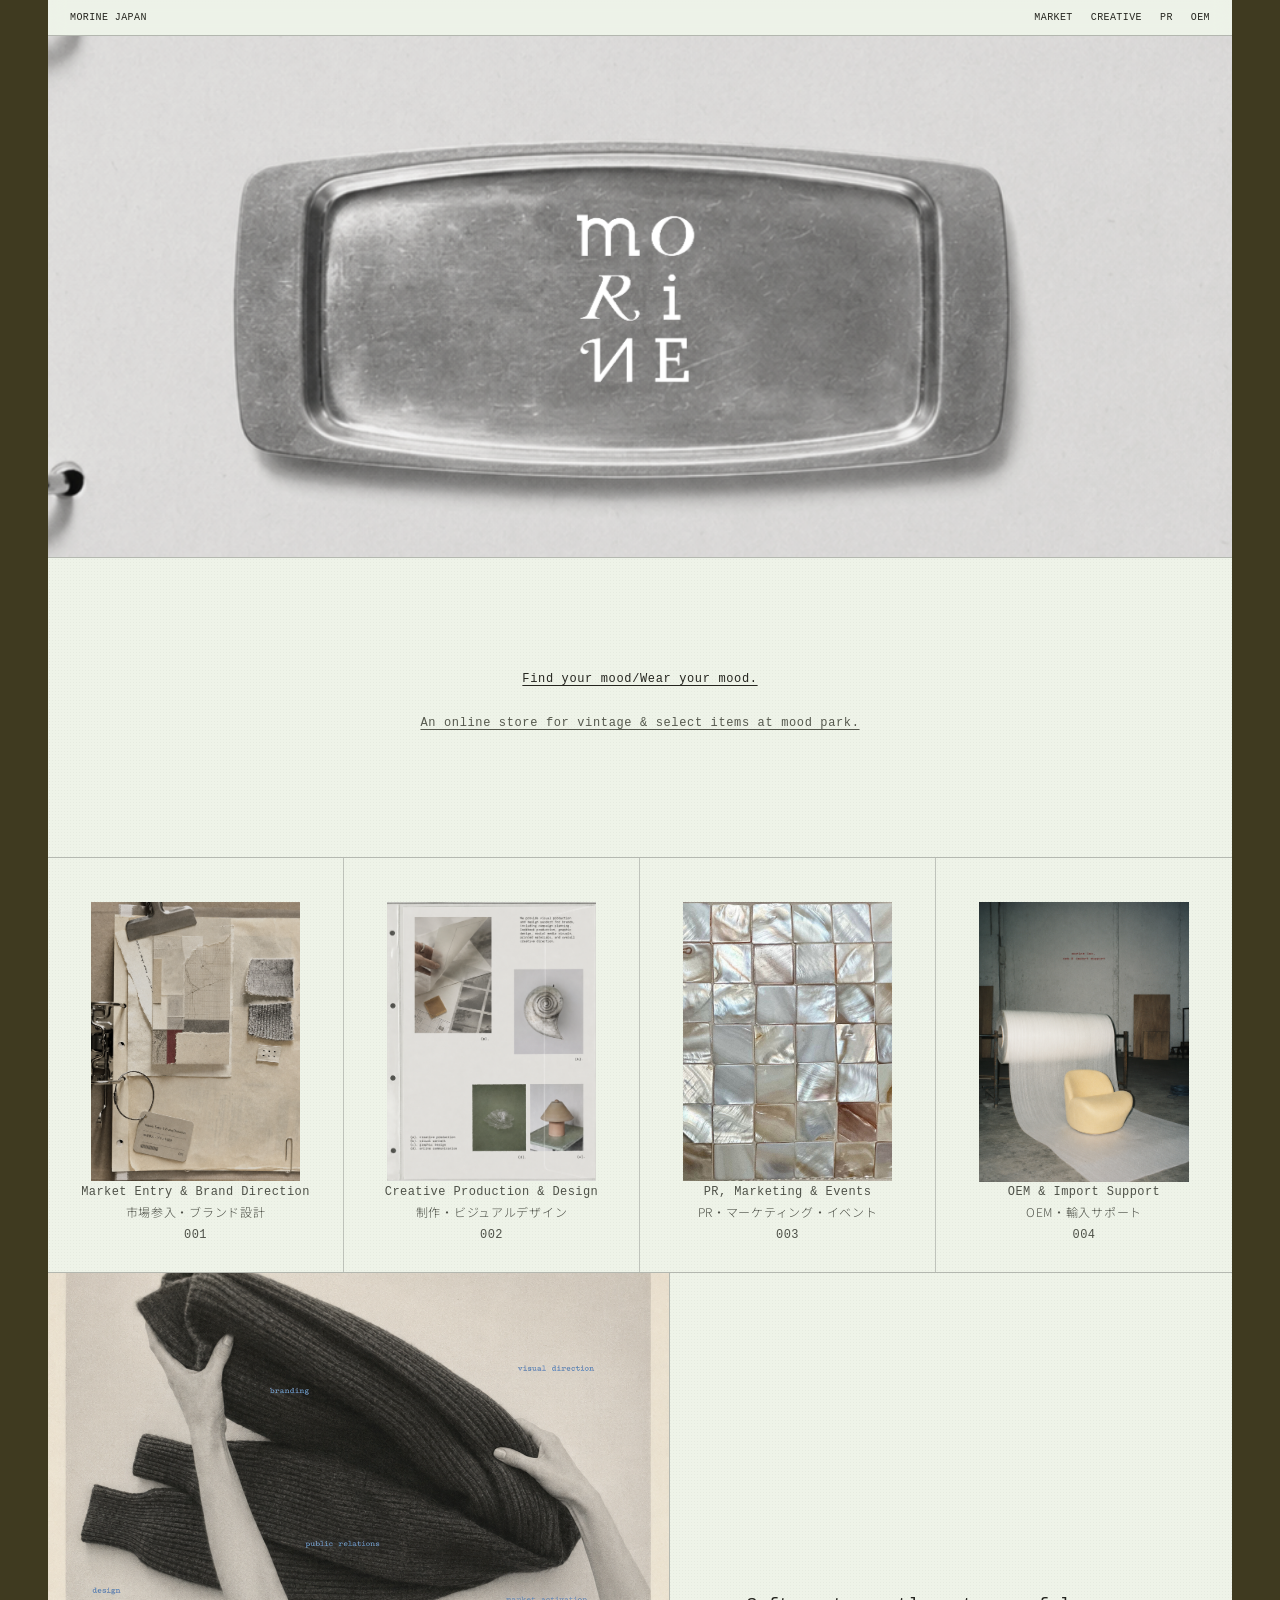
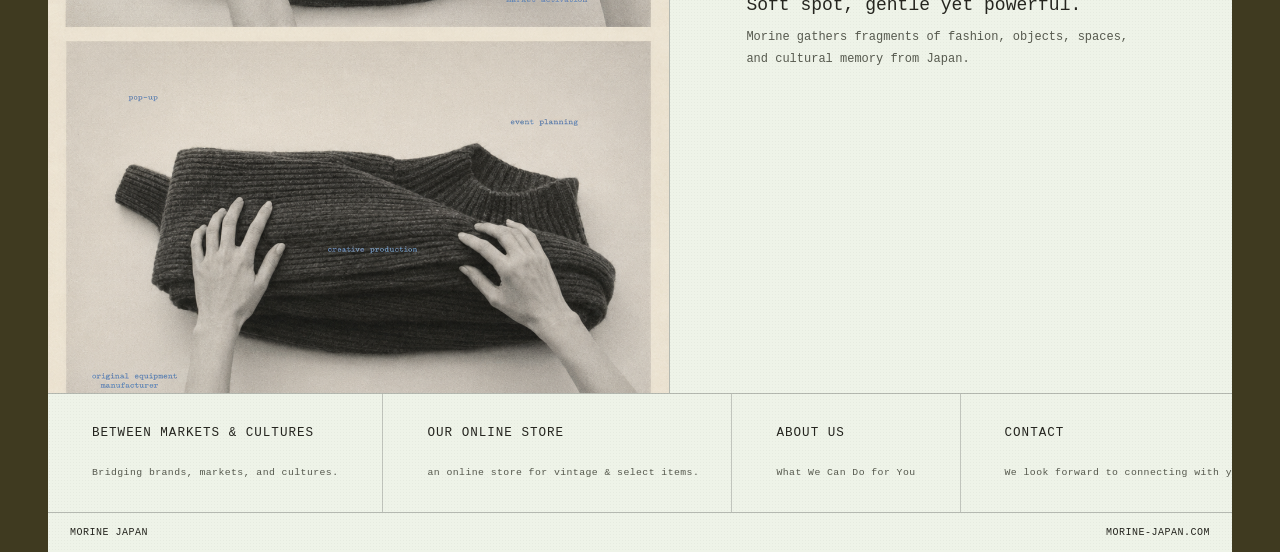
<file: index.html>
<!DOCTYPE html>
<html lang="en">
<head>
  <meta charset="UTF-8">
  <meta name="viewport" content="width=device-width, initial-scale=1.0">
  <title>Morine</title>
  <link rel="stylesheet" href="./service.css">
</head>
<body>
  <main class="site">
    <header class="topbar">
      <div>Morine Japan</div>
      <nav class="nav" aria-label="Services">
        <a href="./market.html">Market</a>
        <a href="./creative.html">Creative</a>
        <a href="./pr.html">PR</a>
        <a href="./oem.html">OEM</a>
      </nav>
    </header>

    <section class="hero">
      <img class="hero-photo" src="./images/home/hero-01.jpg" alt="Morine hero image">
      <img class="logo" src="./images/logo/morine_logo_W_1028_1.png" alt="Morine logo">
    </section>

<section class="intro">
  <a class="mood-link" href="https://moodpark.base.shop" target="_blank" rel="noopener noreferrer">
    <span class="mood-main">Find your mood/Wear your mood.</span>
    <span class="mood-sub">An online store for vintage &amp; select items at mood park.</span>
  </a>
</section>

    <section class="product-row" aria-label="Morine services">
      <a class="product" href="./market.html">
        <span class="product-image-frame"><img src="./images/home/story-01.jpg" alt="Market Entry and Brand Direction"></span>
        <div class="caption">Market Entry &amp; Brand Direction<br><span class="jp">市場参入・ブランド設計</span><br>001</div>
      </a>
      <a class="product" href="./creative.html">
        <span class="product-image-frame"><img src="./images/home/fashion-01.jpg" alt="Creative Production and Design"></span>
        <div class="caption">Creative Production &amp; Design<br><span class="jp">制作・ビジュアルデザイン</span><br>002</div>
      </a>
      <a class="product" href="./pr.html">
        <span class="product-image-frame"><img src="./images/home/object-01.jpg" alt="PR, Marketing and Events"></span>
        <div class="caption">PR, Marketing &amp; Events<br><span class="jp">PR・マーケティング・イベント</span><br>003</div>
      </a>
      <a class="product" href="./oem.html">
        <span class="product-image-frame"><img src="./images/home/space-01.jpg" alt="OEM and Import Support"></span>
        <div class="caption">OEM &amp; Import Support<br><span class="jp">OEM・輸入サポート</span><br>004</div>
      </a>
    </section>

    <section class="split">
      <a class="split-image" href="./contact.html"><img src="./images/home/feature-03.jpg" alt="Contact Morine Inc."></a>
      <div class="split-text">
        <div class="note">
          <h2>Soft spot, gentle yet powerful.</h2>
          <p>Morine gathers fragments of fashion, objects, spaces, and cultural memory from Japan.</p>
        </div>
      </div>
    </section>

    <section class="journal-grid">
      <div class="journal journal-statement">
  <h3>BETWEEN MARKETS &amp; CULTURES</h3>
  <p>Bridging brands, markets, and cultures.</p>
</div>
      <a class="journal" href="https://moodpark.base.shop/" target="_blank" rel="noopener noreferrer">
  <h3>OUR ONLINE STORE</h3>
 <p>an online store for vintage &amp; select items.</p>
</a>
      <a class="journal" href="./about.html">
  <h3>ABOUT US</h3>
  <p>What We Can Do for You</p>
</a>
      <a class="journal" href="./contact.html">
  <h3>CONTACT</h3>
  <p>We look forward to connecting with you.</p>
</a>
    </section>

    <footer class="footer"><span>Morine Japan</span><span>morine-japan.com</span></footer>
  </main>
</body>
</html>
</file>
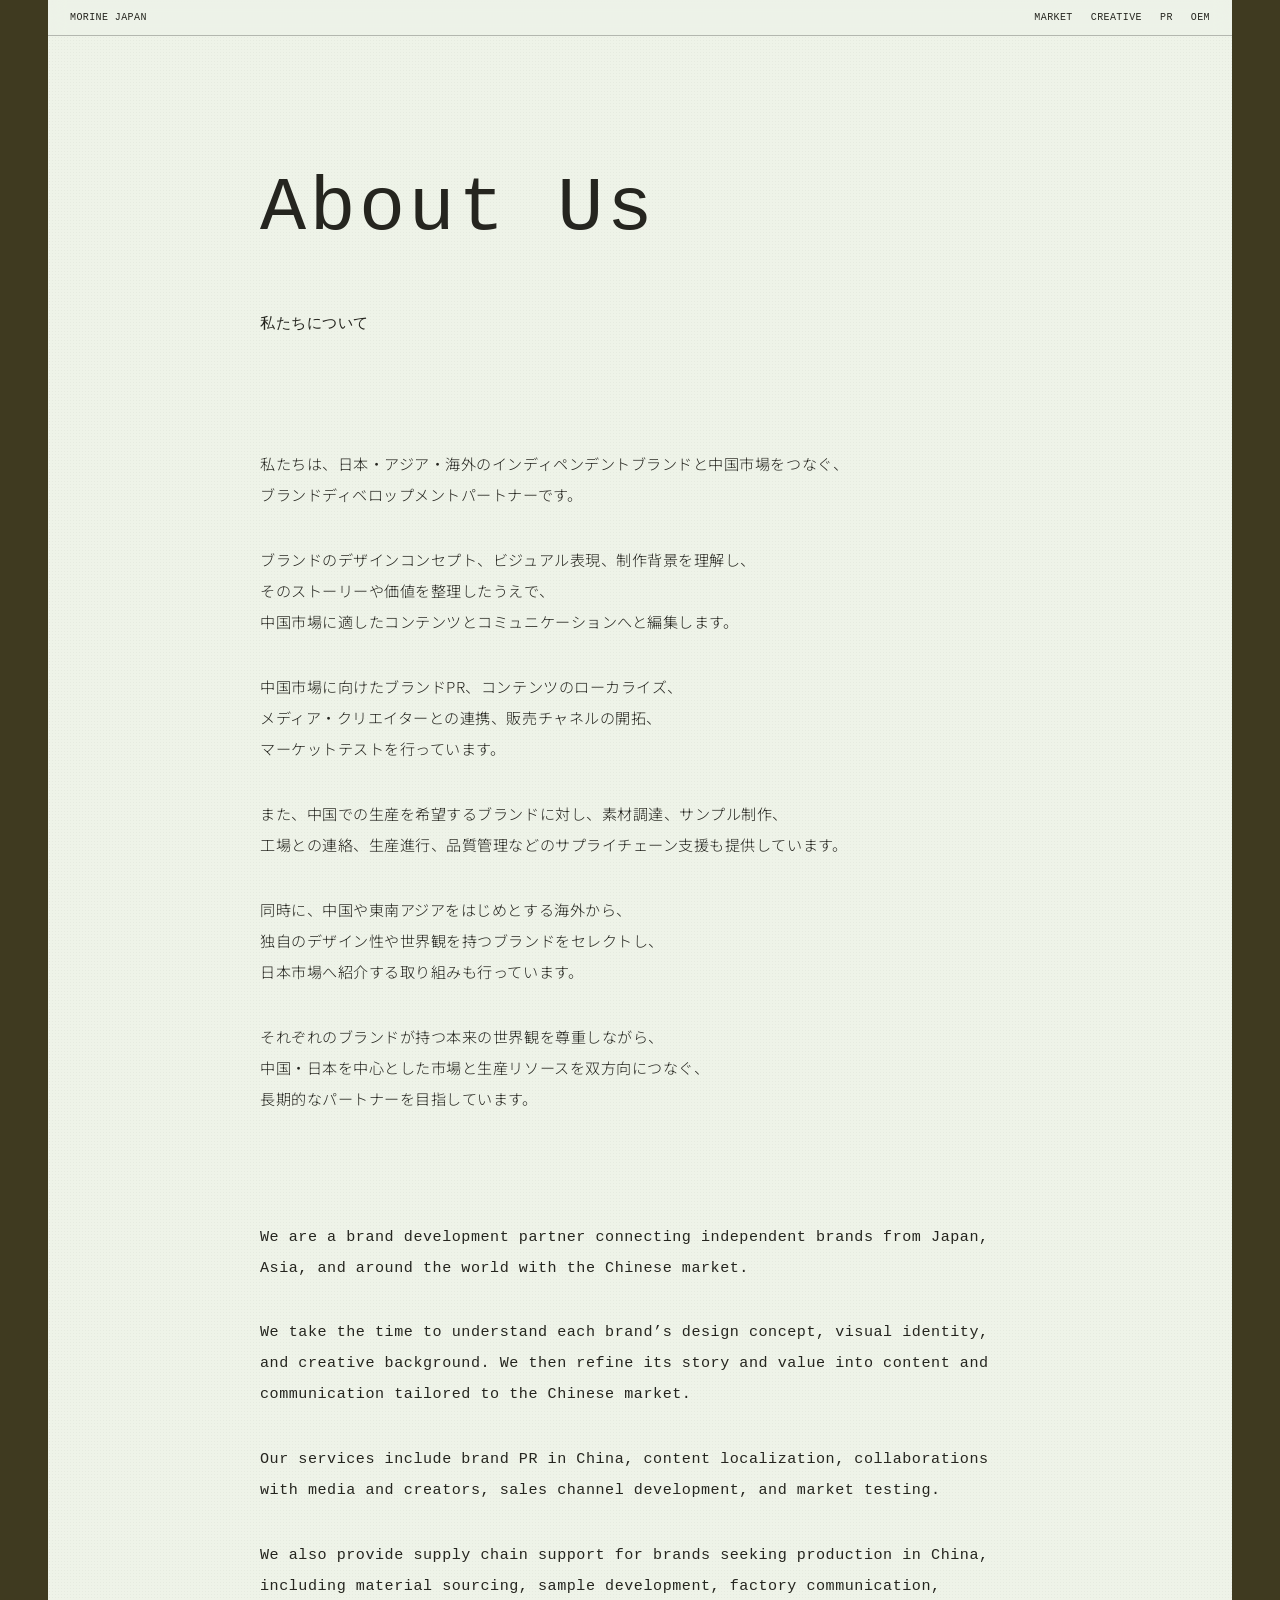
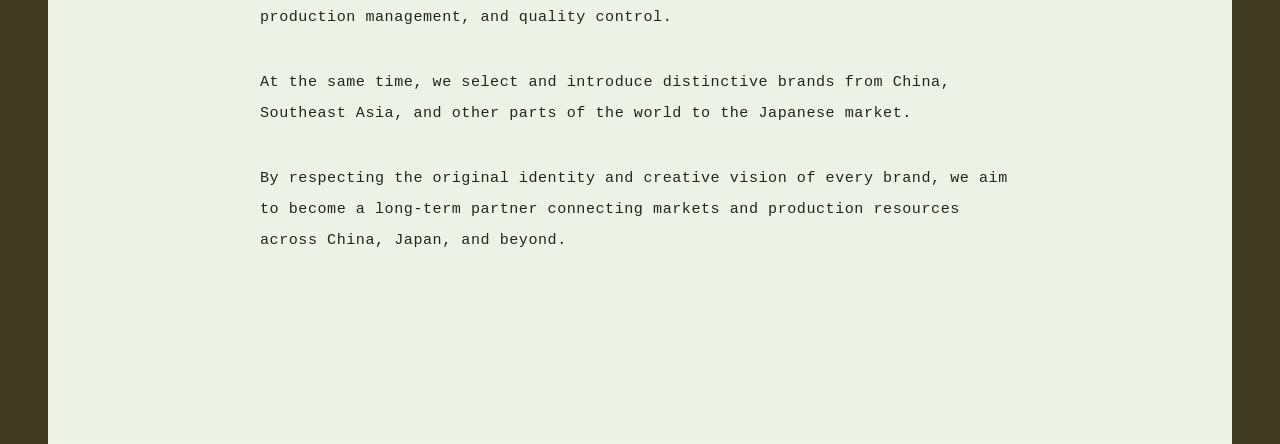
<file: about.html>
<!DOCTYPE html>
<html lang="en">
<head>
  <meta charset="UTF-8">
  <meta name="viewport" content="width=device-width, initial-scale=1.0">
  <title>About Us | Morine</title>
  <link rel="stylesheet" href="./service.css">
</head>
<body>
  <main class="site">
    <header class="topbar">
      <a class="brand" href="./index.html">MORINE JAPAN</a>
      <nav class="nav">
        <a href="./market.html">Market</a>
        <a href="./creative.html">Creative</a>
        <a href="./pr.html">PR</a>
        <a href="./oem.html">OEM</a>
      </nav>
    </header>

    <section class="about-page">
      <div class="about-copy">
        <h1>About Us</h1>
        <p class="about-subtitle">私たちについて</p>

        <div class="about-gap"></div>

        <p class="jp-text">
          私たちは、日本・アジア・海外のインディペンデントブランドと中国市場をつなぐ、<br>
          ブランドディベロップメントパートナーです。
        </p>

        <p class="jp-text">
          ブランドのデザインコンセプト、ビジュアル表現、制作背景を理解し、<br>
          そのストーリーや価値を整理したうえで、<br>
          中国市場に適したコンテンツとコミュニケーションへと編集します。
        </p>

        <p class="jp-text">
          中国市場に向けたブランドPR、コンテンツのローカライズ、<br>
          メディア・クリエイターとの連携、販売チャネルの開拓、<br>
          マーケットテストを行っています。
        </p>

        <p class="jp-text">
          また、中国での生産を希望するブランドに対し、素材調達、サンプル制作、<br>
          工場との連絡、生産進行、品質管理などのサプライチェーン支援も提供しています。
        </p>

        <p class="jp-text">
          同時に、中国や東南アジアをはじめとする海外から、<br>
          独自のデザイン性や世界観を持つブランドをセレクトし、<br>
          日本市場へ紹介する取り組みも行っています。
        </p>

        <p class="jp-text">
          それぞれのブランドが持つ本来の世界観を尊重しながら、<br>
          中国・日本を中心とした市場と生産リソースを双方向につなぐ、<br>
          長期的なパートナーを目指しています。
        </p>

        <div class="about-gap"></div>

        <p>
          We are a brand development partner connecting independent brands from Japan, Asia, and around the world with the Chinese market.
        </p>

        <p>
          We take the time to understand each brand’s design concept, visual identity, and creative background. We then refine its story and value into content and communication tailored to the Chinese market.
        </p>

        <p>
          Our services include brand PR in China, content localization, collaborations with media and creators, sales channel development, and market testing.
        </p>

        <p>
          We also provide supply chain support for brands seeking production in China, including material sourcing, sample development, factory communication, production management, and quality control.
        </p>

        <p>
          At the same time, we select and introduce distinctive brands from China, Southeast Asia, and other parts of the world to the Japanese market.
        </p>

        <p>
          By respecting the original identity and creative vision of every brand, we aim to become a long-term partner connecting markets and production resources across China, Japan, and beyond.
        </p>
      </div>
    </section>
  </main>
</body>
</html>
</file>
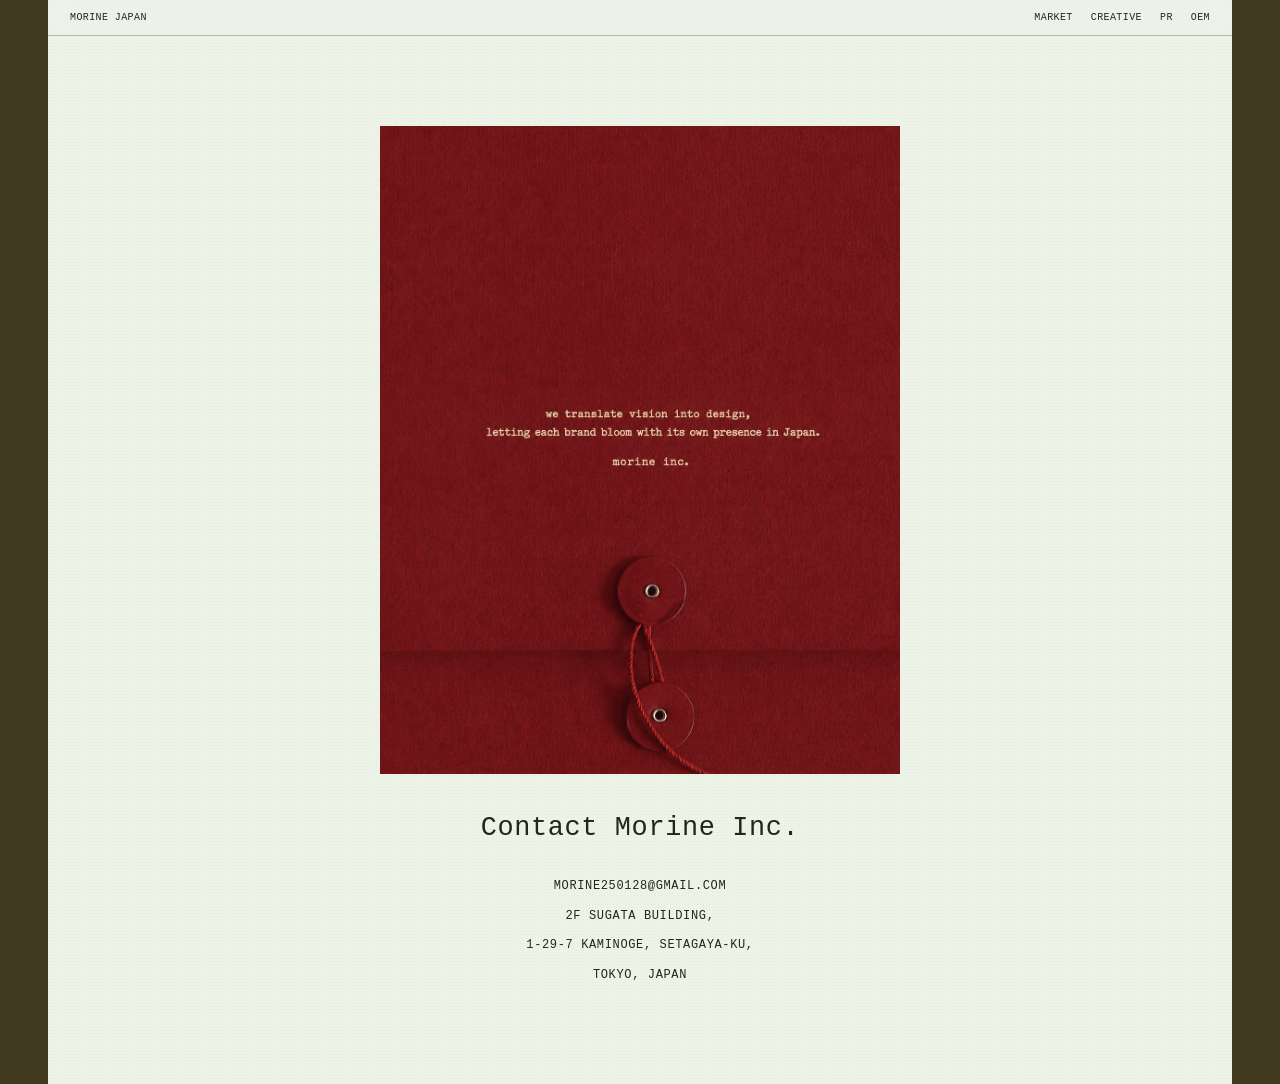
<file: contact.html>
<!DOCTYPE html>
<html lang="en">
<head>
  <meta charset="UTF-8">
  <meta name="viewport" content="width=device-width, initial-scale=1.0">
  <title>Contact Morine Inc.</title>
  <link rel="stylesheet" href="./service.css">
</head>
<body>
  <main class="site">
    <header class="topbar">
      <a class="brand" href="./index.html">Morine Japan</a>
      <nav class="nav">
        <a href="./market.html">Market</a>
        <a href="./creative.html">Creative</a>
        <a href="./pr.html">PR</a>
        <a href="./oem.html">OEM</a>
      </nav>
    </header>

    <section class="contact-page">
      <div class="contact-content">
        <div class="contact-image">
          <img src="./images/home/feature-02.jpg" alt="Contact Morine Inc.">
        </div>

        <div class="contact-copy">
          <h1>Contact Morine Inc.</h1>
          <p>MORINE250128@GMAIL.COM</p>
        <p>2F SUGATA BUILDING,</p>
          <p>1-29-7 KAMINOGE, SETAGAYA-KU,</p>
          <p>TOKYO, JAPAN</p>
        </div>
      </div>
    </section>
  </main>
</body>
</html>
</file>
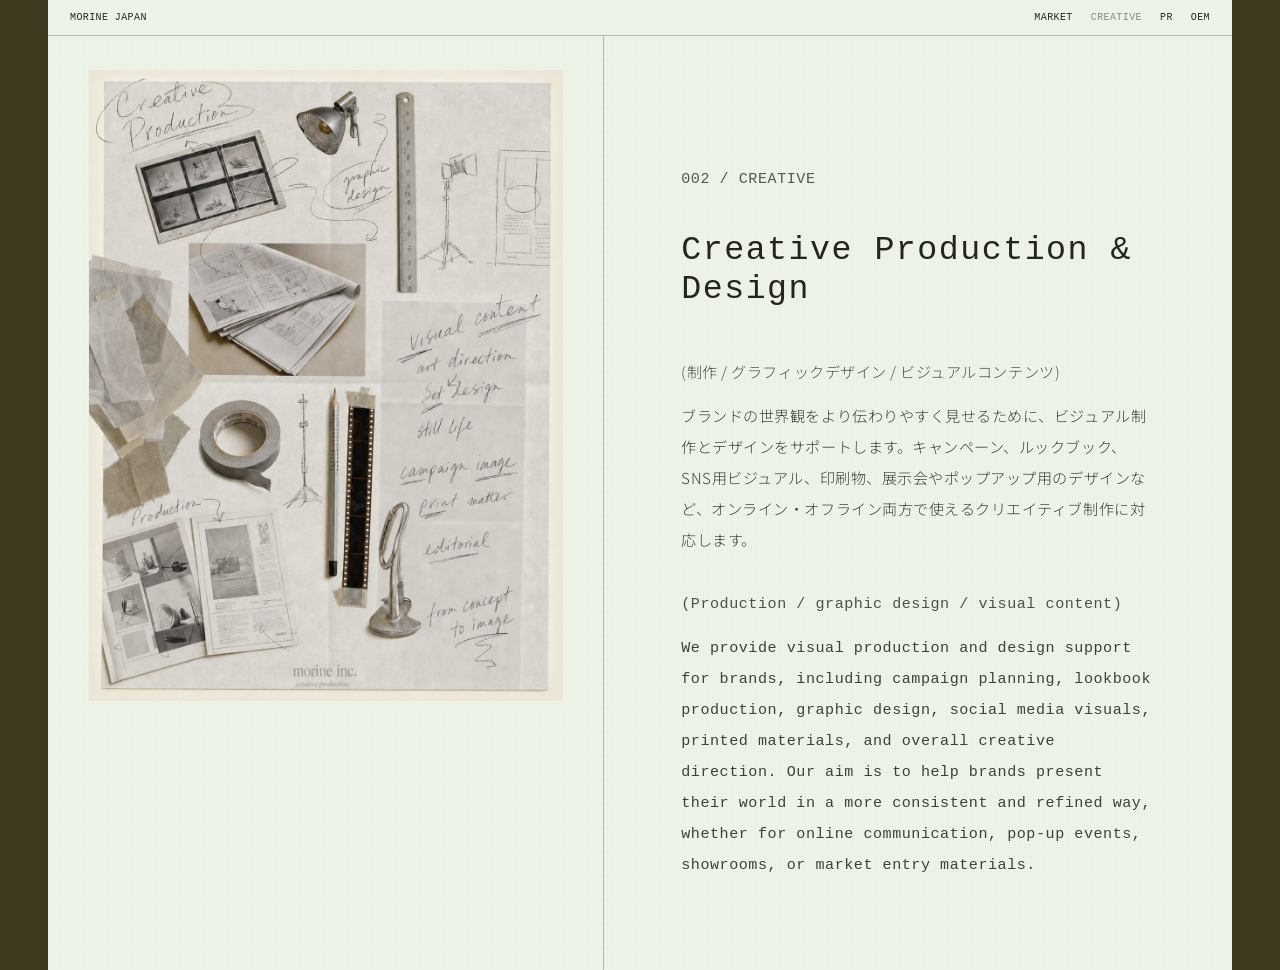
<file: creative.html>
<!DOCTYPE html>
<html lang="en">
<head>
  <meta charset="UTF-8">
  <meta name="viewport" content="width=device-width, initial-scale=1.0">
  <title>Creative Production &amp; Design | Morine</title>
  <link rel="stylesheet" href="./service.css">
</head>
<body>
  <main class="site">
    <header class="topbar">
      <a class="brand-link" href="./index.html">Morine Japan</a>
      <nav class="nav" aria-label="Services"><a href="./market.html">Market</a><a href="./creative.html" aria-current="page">Creative</a><a href="./pr.html">PR</a><a href="./oem.html">OEM</a></nav>
    </header>
    <section class="service-page creative-layout">
      <div class="service-visual"><img src="./images/spaces/Creative-01.png" alt="Creative Production and Design"></div>
      <article class="service-copy">
        <p class="service-number">002 / CREATIVE</p>
        <h1>Creative Production &amp; Design</h1>
        <div class="copy-block"><p class="copy-label jp">(制作 / グラフィックデザイン / ビジュアルコンテンツ)</p><p class="jp">ブランドの世界観をより伝わりやすく見せるために、ビジュアル制作とデザインをサポートします。キャンペーン、ルックブック、SNS用ビジュアル、印刷物、展示会やポップアップ用のデザインなど、オンライン・オフライン両方で使えるクリエイティブ制作に対応します。</p></div>
        <div class="copy-block"><p class="copy-label">(Production / graphic design / visual content)</p><p>We provide visual production and design support for brands, including campaign planning, lookbook production, graphic design, social media visuals, printed materials, and overall creative direction. Our aim is to help brands present their world in a more consistent and refined way, whether for online communication, pop-up events, showrooms, or market entry materials.</p></div>
      </article>
    </section>
  </main>
</body>
</html>
</file>
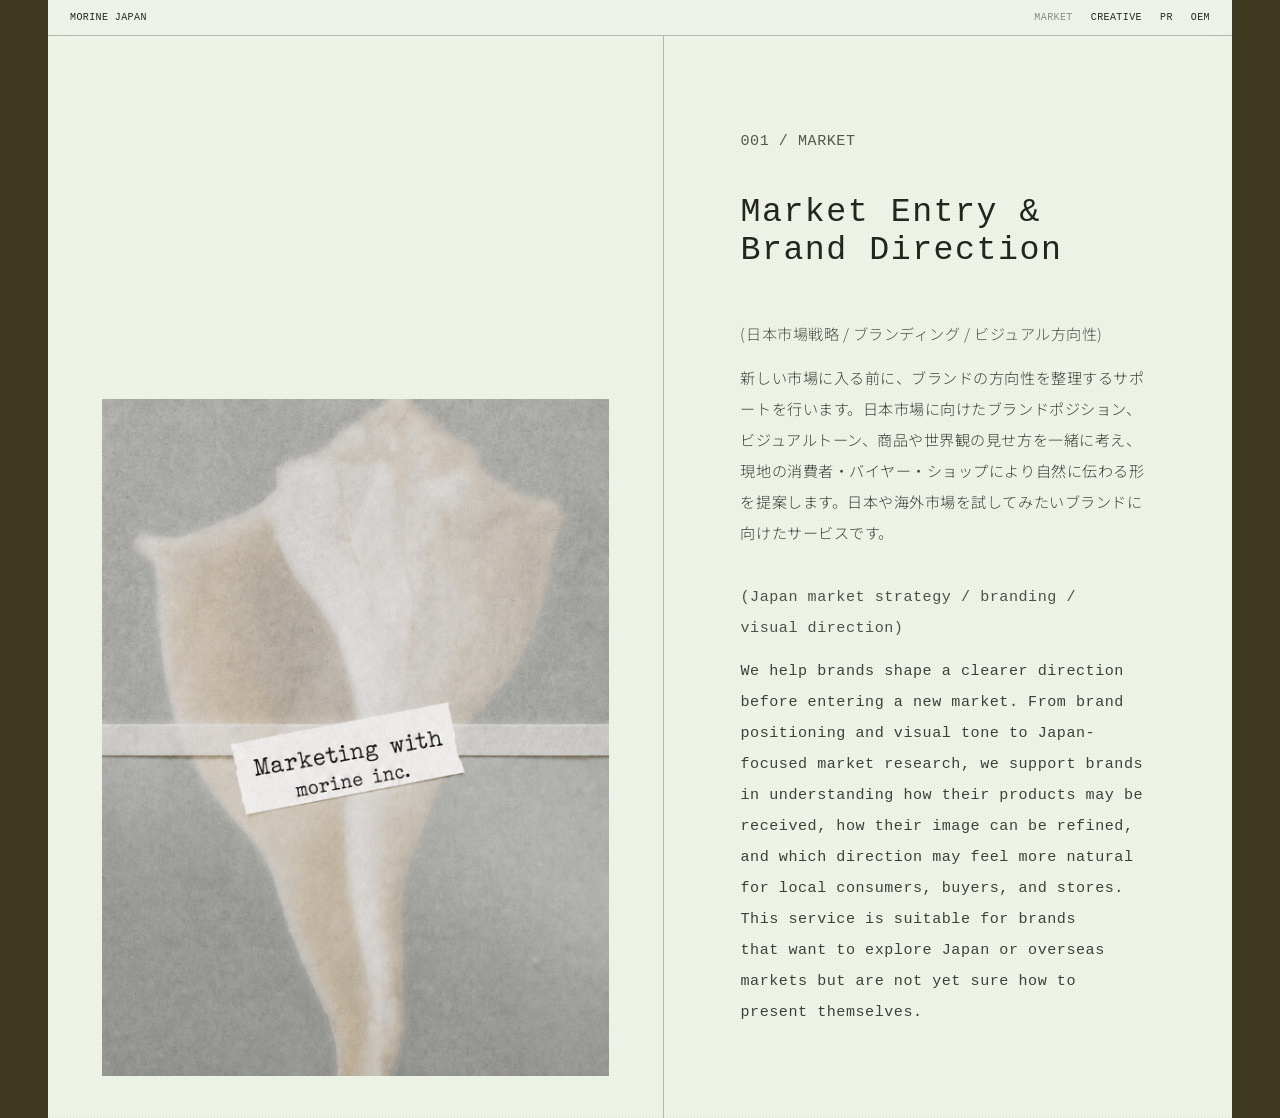
<file: market.html>
<!DOCTYPE html>
<html lang="en">
<head>
  <meta charset="UTF-8">
  <meta name="viewport" content="width=device-width, initial-scale=1.0">
  <title>Market Entry &amp; Brand Direction | Morine</title>
  <link rel="stylesheet" href="./service.css">
</head>
<body>
  <main class="site">
    <header class="topbar">
      <a class="brand-link" href="./index.html">Morine Japan</a>
      <nav class="nav" aria-label="Services"><a href="./market.html" aria-current="page">Market</a><a href="./creative.html">Creative</a><a href="./pr.html">PR</a><a href="./oem.html">OEM</a></nav>
    </header>
    <section class="service-page market-layout">
      <div class="service-visual"><img src="./images/spaces/Market-01.png" alt="Market Entry and Brand Direction"></div>
      <article class="service-copy">
        <p class="service-number">001 / MARKET</p>
        <h1>Market Entry &amp; Brand Direction</h1>
        <div class="copy-block"><p class="copy-label jp">(日本市場戦略 / ブランディング / ビジュアル方向性)</p><p class="jp">新しい市場に入る前に、ブランドの方向性を整理するサポートを行います。日本市場に向けたブランドポジション、ビジュアルトーン、商品や世界観の見せ方を一緒に考え、現地の消費者・バイヤー・ショップにより自然に伝わる形を提案します。日本や海外市場を試してみたいブランドに向けたサービスです。</p></div>
        <div class="copy-block"><p class="copy-label">(Japan market strategy / branding / visual direction)</p><p>We help brands shape a clearer direction before entering a new market. From brand positioning and visual tone to Japan-focused market research, we support brands in understanding how their products may be received, how their image can be refined, and which direction may feel more natural for local consumers, buyers, and stores. This service is suitable for brands that want to explore Japan or overseas markets but are not yet sure how to present themselves.</p></div>
      </article>
    </section>
  </main>
</body>
</html>
</file>
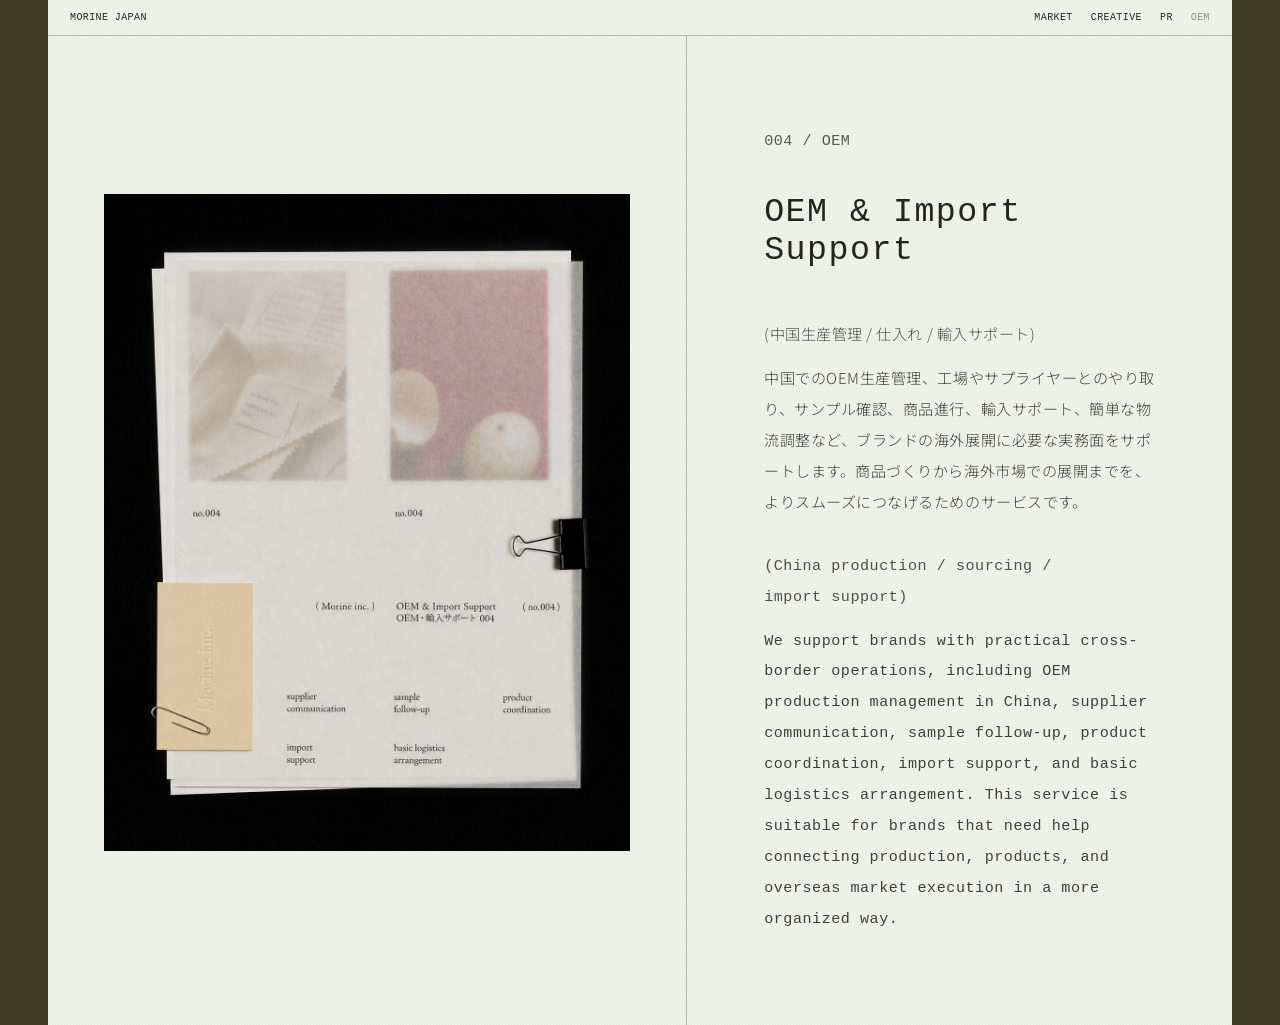
<file: oem.html>
<!DOCTYPE html>
<html lang="en">
<head>
  <meta charset="UTF-8">
  <meta name="viewport" content="width=device-width, initial-scale=1.0">
  <title>OEM &amp; Import Support | Morine</title>
  <link rel="stylesheet" href="./service.css">
</head>
<body>
  <main class="site">
    <header class="topbar">
      <a class="brand-link" href="./index.html">Morine Japan</a>
      <nav class="nav" aria-label="Services"><a href="./market.html">Market</a><a href="./creative.html">Creative</a><a href="./pr.html">PR</a><a href="./oem.html" aria-current="page">OEM</a></nav>
    </header>
    <section class="service-page oem-layout">
      <div class="service-visual"><img src="./images/spaces/OEM-01.png" alt="OEM and Import Support"></div>
      <article class="service-copy">
        <p class="service-number">004 / OEM</p>
        <h1>OEM &amp; Import Support</h1>
        <div class="copy-block"><p class="copy-label jp">(中国生産管理 / 仕入れ / 輸入サポート)</p><p class="jp">中国でのOEM生産管理、工場やサプライヤーとのやり取り、サンプル確認、商品進行、輸入サポート、簡単な物流調整など、ブランドの海外展開に必要な実務面をサポートします。商品づくりから海外市場での展開までを、よりスムーズにつなげるためのサービスです。</p></div>
        <div class="copy-block"><p class="copy-label">(China production / sourcing / import support)</p><p>We support brands with practical cross-border operations, including OEM production management in China, supplier communication, sample follow-up, product coordination, import support, and basic logistics arrangement. This service is suitable for brands that need help connecting production, products, and overseas market execution in a more organized way.</p></div>
      </article>
    </section>
  </main>
</body>
</html>
</file>
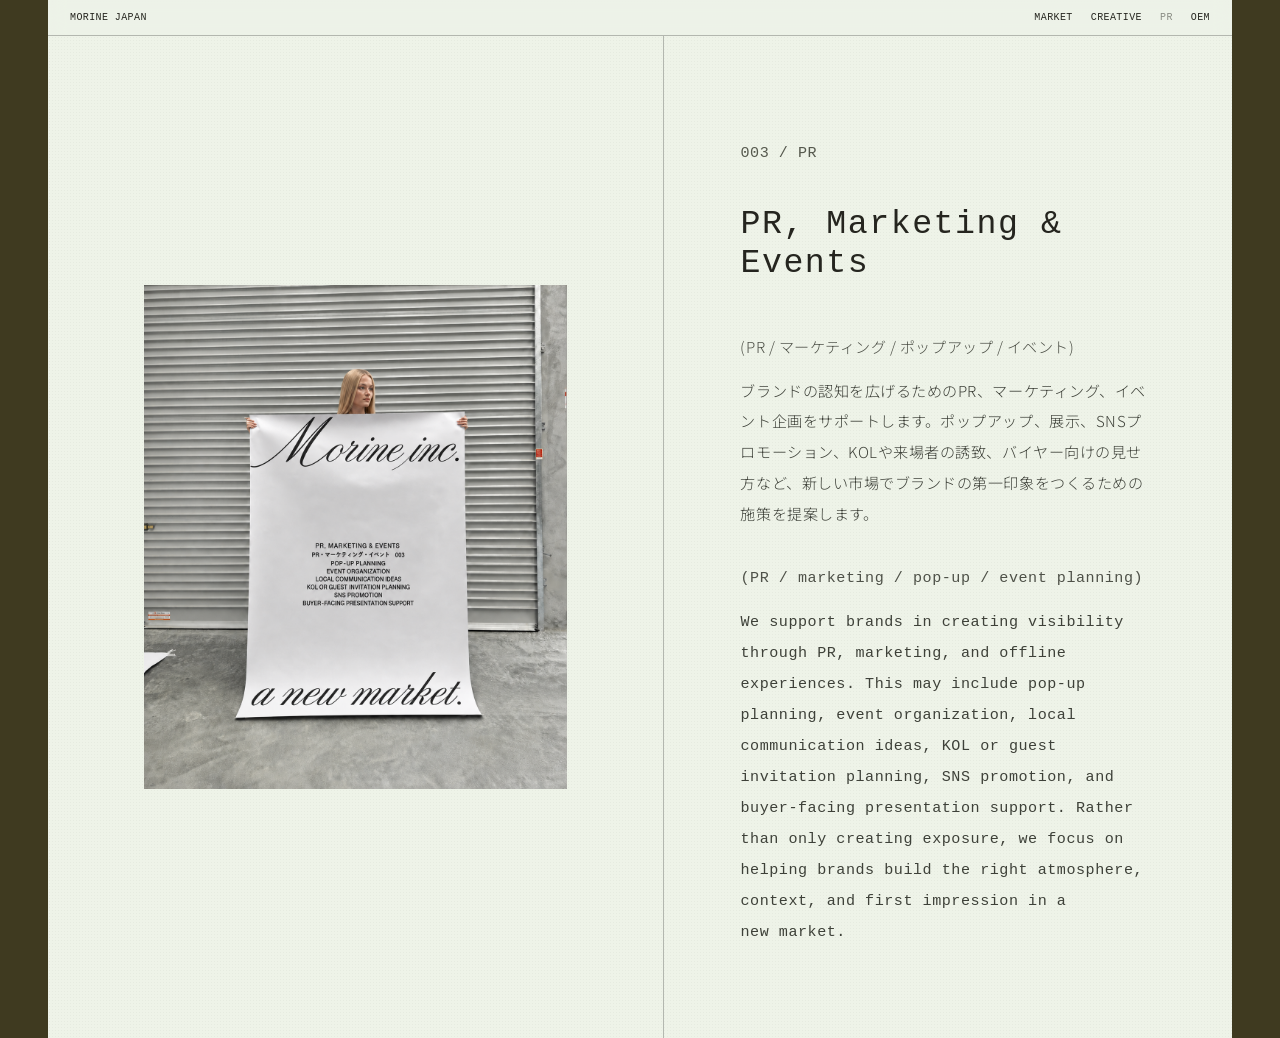
<file: pr.html>
<!DOCTYPE html>
<html lang="en">
<head>
  <meta charset="UTF-8">
  <meta name="viewport" content="width=device-width, initial-scale=1.0">
  <title>PR, Marketing &amp; Events | Morine</title>
  <link rel="stylesheet" href="./service.css">
</head>
<body>
  <main class="site">
    <header class="topbar">
      <a class="brand-link" href="./index.html">Morine Japan</a>
      <nav class="nav" aria-label="Services"><a href="./market.html">Market</a><a href="./creative.html">Creative</a><a href="./pr.html" aria-current="page">PR</a><a href="./oem.html">OEM</a></nav>
    </header>
    <section class="service-page pr-layout">
      <div class="service-visual"><img src="./images/spaces/PR-01.png" alt="PR, Marketing and Events"></div>
      <article class="service-copy">
        <p class="service-number">003 / PR</p>
        <h1>PR, Marketing &amp; Events</h1>
        <div class="copy-block"><p class="copy-label jp">(PR / マーケティング / ポップアップ / イベント)</p><p class="jp">ブランドの認知を広げるためのPR、マーケティング、イベント企画をサポートします。ポップアップ、展示、SNSプロモーション、KOLや来場者の誘致、バイヤー向けの見せ方など、新しい市場でブランドの第一印象をつくるための施策を提案します。</p></div>
        <div class="copy-block"><p class="copy-label">(PR / marketing / pop-up / event planning)</p><p>We support brands in creating visibility through PR, marketing, and offline experiences. This may include pop-up planning, event organization, local communication ideas, KOL or guest invitation planning, SNS promotion, and buyer-facing presentation support. Rather than only creating exposure, we focus on helping brands build the right atmosphere, context, and first impression in a new market.</p></div>
      </article>
    </section>
  </main>
</body>
</html>
</file>
<file: service.css>
@import url('https://fonts.googleapis.com/css2?family=Noto+Sans+JP:wght@300;400&display=swap');

body {
  margin: 0;
  background: #3f3a20;
  color: #25251f;
  font-family: "Courier New", Courier, monospace;
}

* { box-sizing: border-box; }

.site {
  width: calc(100% - 96px);
  max-width: 1720px;
  min-height: 100vh;
  margin: 0 auto;
  position: relative;
  overflow: hidden;
  background: #eef3e8;
}

.site::before {
  content: "";
  position: absolute;
  inset: 0;
  z-index: 1;
  pointer-events: none;
  opacity: 0.18;
  background-image:
    radial-gradient(rgba(31, 31, 31, 0.18) 0.5px, transparent 0.5px),
    radial-gradient(rgba(255, 255, 255, 0.5) 0.5px, transparent 0.5px);
  background-size: 3px 3px, 7px 7px;
  mix-blend-mode: multiply;
}

.site > * { position: relative; z-index: 2; }

a { color: inherit; }

.topbar {
  height: 36px;
  padding: 0 22px;
  display: flex;
  align-items: center;
  justify-content: space-between;
  border-bottom: 1px solid rgba(31, 31, 31, 0.28);
  background: rgba(238, 243, 232, 0.78);
  font-size: 10px;
  letter-spacing: 0.04em;
  text-transform: uppercase;
  position: sticky;
  top: 0;
  z-index: 10;
  backdrop-filter: blur(8px);
}

.brand-link { text-decoration: none; }

.nav { display: flex; gap: 18px; }

.nav a {
  color: inherit;
  text-decoration: none;
  transition: opacity 180ms ease;
}

.nav a:hover, .nav a[aria-current="page"] { opacity: 0.5; }

.hero {
  height: 58vh;
  min-height: 420px;
  position: relative;
  overflow: hidden;
  border-bottom: 1px solid rgba(31, 31, 31, 0.28);
}

.hero-photo {
  display: block;
  width: 100%;
  height: 100%;
  object-fit: cover;
  object-position: center;
  transform: translateX(-10%) scale(1.22);
  transform-origin: center;
  filter: saturate(0.78) contrast(0.92);
}

.logo {
  width: min(520px, 56vw);
  height: auto;
  position: absolute;
  top: 50%;
  left: 50%;
  transform: translate(-50%, -50%);
  opacity: 0;
  animation: logoFadeIn 5s ease forwards;
}

@keyframes logoFadeIn { from { opacity: 0; } to { opacity: 1; } }

.intro {
  padding: 74px 28px 82px;
  border-bottom: 1px solid rgba(31, 31, 31, 0.28);
  text-align: center;
}

.intro p {
  max-width: 520px;
  margin: 0 auto;
  color: #55584d;
  font-size: 11px;
  line-height: 1.9;
  letter-spacing: 0.03em;
}

.product-row { display: grid; grid-template-columns: repeat(4, 1fr); border-bottom: 1px solid rgba(31, 31, 31, 0.28); }

.product {
  min-height: 360px;
  padding: 44px 20px 26px;
  display: flex;
  flex-direction: column;
  align-items: center;
  justify-content: space-between;
  overflow: hidden;
  color: inherit;
  border-right: 1px solid rgba(31, 31, 31, 0.22);
  text-align: center;
  text-decoration: none;
}

.product:last-child { border-right: 0; }

.product-image-frame {
  width: min(82%, 370px);
  aspect-ratio: 3 / 4;
  margin-inline: auto;
  overflow: hidden;
}

.product img {
  width: 100%;
  height: 100%;
  display: block;
  object-fit: cover;
  object-position: center;
  mix-blend-mode: multiply;
  transition: transform 0.7s ease, opacity 0.7s ease;
}

.product:hover img { transform: scale(1.06); opacity: 0.88; }

.caption { color: #4e5148; font-size: 10px; line-height: 1.6; letter-spacing: 0.03em; }

.jp {
  font-family: "Noto Sans JP", "Hiragino Sans", sans-serif;
  font-weight: 300;
  letter-spacing: 0.06em;
}

.split { display: grid; grid-template-columns: 1.05fr 0.95fr; border-bottom: 1px solid rgba(31, 31, 31, 0.28); }
.split-image { border-right: 1px solid rgba(31, 31, 31, 0.28); text-decoration: none; }
.split-image img { display: block; width: 100%; height: 720px; object-fit: cover; }
.split-text { display: flex; align-items: center; }
.note { padding: clamp(32px, 6vw, 92px); }
.note h2 { margin: 0 0 12px; font-size: 18px; font-weight: normal; }
.note p { max-width: 430px; margin: 0; color: #56594e; font-size: 12px; line-height: 1.8; }
.journal-grid { display: grid; grid-template-columns: repeat(4, 1fr); border-bottom: 1px solid rgba(31, 31, 31, 0.28); }
.journal { min-height: 60px; padding: 14px 22px; display: flex; flex-direction: column; justify-content: space-between;color: inherit;
text-decoration: none; border-right: 1px solid rgba(31, 31, 31, 0.22); }
.journal:last-child { border-right: 0; }
.journal h3 { margin: 0; font-size: 12px; font-weight: normal; }
.journal p { margin: 8px 0 0; color: #55584d; font-size: 10px; line-height: 1.7; }
.footer { padding: 22px; display: flex; justify-content: space-between; font-size: 10px; letter-spacing: 0.05em; text-transform: uppercase; }

.service-page { display: grid; grid-template-columns: 1.04fr 0.96fr; min-height: calc(100vh - 36px); }
.service-visual { min-height: 640px; padding: clamp(34px, 4.8vw, 82px); display: flex; align-items: center; justify-content: center; border-right: 1px solid rgba(31, 31, 31, 0.28); }
.service-visual img { display: block; width: min(100%, 780px); max-height: 84vh; object-fit: contain; mix-blend-mode: multiply; }
.service-copy { padding: clamp(46px, 7vw, 120px) clamp(30px, 6vw, 100px); display: flex; flex-direction: column; justify-content: center; }
.service-number { margin: 0 0 36px; color: #55584d; font-size: 10px; letter-spacing: 0.08em; }
.service-copy h1 { max-width: 520px; margin: 0 0 48px; font-size: clamp(25px, 2.6vw, 39px); font-weight: normal; line-height: 1.3; letter-spacing: 0; }
.copy-block + .copy-block { margin-top: 34px; }
.copy-label { margin: 0 0 13px; color: #4e5148; font-size: 11px; line-height: 1.75; }
.copy-block > p:last-child { max-width: 570px; margin: 0; color: #3e4139; font-size: 12px; line-height: 1.9; }

/* Each service has its own visual rhythm while sharing the same editorial system. */
.market-layout .service-visual { padding: 48px 4.2vw 42px; align-items: flex-end; }
.market-layout .service-visual img { width: min(100%, 850px); max-height: 89vh; }
.creative-layout { grid-template-columns: 0.94fr 1.06fr; }
.creative-layout .service-visual { padding: 34px 3.2vw 72px; align-items: flex-start; }
.creative-layout .service-visual img { width: 100%; max-height: 89vh; }
.creative-layout .service-copy { padding-top: clamp(70px, 10vw, 160px); }
.pr-layout .service-visual { padding: 34px 7.5vw 34px; align-items: center; }
.pr-layout .service-visual img { width: min(100%, 690px); max-height: 90vh; }
.pr-layout .service-copy { padding-top: clamp(58px, 8vw, 132px); }
.oem-layout { grid-template-columns: 1.08fr 0.92fr; }
.oem-layout .service-visual { padding: 38px 4.4vw 54px; align-items: center; }
.oem-layout .service-visual img { width: 100%; max-height: 88vh; }
.oem-layout .service-copy { padding-top: clamp(52px, 7vw, 118px); }

.contact-page { min-height: calc(100vh - 36px); padding: clamp(48px, 7vw, 120px) clamp(24px, 6vw, 100px); }
.contact-content { width: min(100%, 860px); margin: 0 auto; }
.contact-image { overflow: hidden; }
.contact-image img { display: block; width: 100%; max-height: 78vh; object-fit: contain; }
.contact-copy { padding: 30px 0 0; }
.contact-copy h1 { margin: 0; font-size: clamp(22px, 2.4vw, 36px); font-weight: normal; line-height: 1.25; }

@media (max-width: 760px) {
  .site { width: calc(100% - 24px); }
  .nav { gap: 12px; }
  .nav a { font-size: 9px; }
  .hero { height: 54vh; min-height: 360px; }
  .logo { width: min(360px, 72vw); }
  .product-row, .split, .journal-grid, .service-page { grid-template-columns: 1fr; }
  .product, .journal, .split-image, .service-visual { border-right: 0; border-bottom: 1px solid rgba(31, 31, 31, 0.22); }
  .split-image img { height: auto; }
  .footer { flex-direction: column; gap: 10px; }
  .service-visual { min-height: 0; padding: 48px 34px; }
  .service-visual img { max-height: none; }
  .service-copy { padding: 52px 30px 72px; }
  .market-layout .service-visual, .creative-layout .service-visual, .pr-layout .service-visual, .oem-layout .service-visual { padding: 46px 30px; }
  .contact-page { padding: 46px 30px 72px; }
  .contact-copy { padding-top: 24px; }
}
/* ===== Contact page final style override ===== */

.journal {
  color: inherit;
  text-decoration: none;
}

.journal:hover {
  opacity: 0.72;
}

.contact-page {
  min-height: calc(100vh - 36px);
  padding: clamp(48px, 7vw, 120px) clamp(24px, 6vw, 100px);
}

.contact-content {
  width: min(100%, 960px);
  margin: 0 auto;
  text-align: center;
}

.contact-image {
  overflow: hidden;
  margin: 0 auto;
}

.contact-image img {
  display: block;
  width: 100%;
  max-height: 72vh;
  object-fit: contain;
  margin: 0 auto;
}

.contact-copy {
  padding: 34px 0 0;
  text-align: center;
  font-family: "Courier New", Courier, monospace;
  letter-spacing: 0.04em;
  color: #25251f;
}

.contact-copy h1 {
  margin: 0 0 28px;
  font-size: clamp(18px, 2.1vw, 28px);
  font-weight: normal;
  line-height: 1.5;
}

.contact-copy p {
  margin: 0 0 8px;
  font-size: 12px;
  line-height: 1.8;
  text-transform: uppercase;
}

/* ===== About page final style ===== */

.brand,
.nav a,
.journal {
  color: inherit;
  text-decoration: none;
}

.journal:hover {
  opacity: 0.72;
}

.about-page {
  min-height: calc(100vh - 36px);
  padding: clamp(72px, 10vw, 150px) clamp(32px, 8vw, 140px);
}

.about-copy {
  width: min(100%, 980px);
  margin: 0;
  text-align: left;
  font-family: "Courier New", Courier, monospace;
  color: #25251f;
  letter-spacing: 0.03em;
}

.about-copy h1 {
  margin: 0;
  font-size: clamp(42px, 5vw, 72px);
  line-height: 1.15;
  font-weight: 700;
}

.about-subtitle {
  margin: 18px 0 0;
  font-size: clamp(18px, 1.8vw, 26px);
  line-height: 1.8;
  font-family: "Hiragino Mincho ProN", "Yu Mincho", "Noto Serif JP", serif;
  font-weight: 300;
  letter-spacing: 0.04em;
}

.about-gap {
  height: 64px;
}

.about-copy p {
  margin: 0 0 24px;
  max-width: 980px;
  font-size: clamp(15px, 1.4vw, 23px);
  line-height: 2.05;
  font-weight: normal;
}

.about-copy .jp-text {
  font-family: "Hiragino Mincho ProN", "Yu Mincho", "Noto Serif JP", serif;
  font-weight: 300;
  letter-spacing: 0.04em;
  line-height: 2.1;
}

@media (max-width: 760px) {
  .about-page {
    padding: 64px 28px 96px;
  }

  .about-copy h1 {
    font-size: 38px;
  }

  .about-copy p {
    font-size: 14px;
    line-height: 2;
  }

  .about-gap {
    height: 46px;
  }
}
/* ===== Mood Park intro link ===== */

.mood-link {
  display: inline-flex;
  flex-direction: column;
  align-items: center;
  gap: 8px;
  color: inherit;
  text-decoration: none;
  font-family: "Courier New", Courier, monospace;
  letter-spacing: 0.04em;
  transition: opacity 0.4s ease;
}

.mood-link:hover {
  opacity: 0.62;
}

.mood-main {
  font-size: 12px;
  line-height: 1.7;
}

.mood-sub {
  font-size: 10px;
  line-height: 1.8;
  color: #55584d;
}
/* ===== Mood Park intro final override ===== */

.intro {
  padding: 111px 28px 123px;
}

.mood-link {
  display: inline-flex;
  flex-direction: column;
  align-items: center;
  gap: 24px;
  color: inherit;
  text-decoration: none;
  font-family: "Courier New", Courier, monospace;
  letter-spacing: 0.04em;
  transition: opacity 0.4s ease;
}

.mood-link:hover {
  opacity: 0.62;
}

.mood-main,
.mood-sub {
  display: block;
  text-decoration: underline;
  text-underline-offset: 3px;
}

.mood-main {
  font-size: 12px;
  line-height: 1.7;
}

.mood-sub {
  font-size: 12px;
  line-height: 1.7;
  color: #55584d;
}

@media (max-width: 760px) {
  .intro {
    padding: 82px 24px 92px;
  }

  .mood-link {
    gap: 18px;
  }

  .mood-main,
  .mood-sub {
    font-size: 11px;
  }
}
/* ===== About page layout final override ===== */

.site .about-page {
  min-height: calc(100vh - 36px);
  padding: clamp(92px, 10vw, 160px) clamp(28px, 8vw, 140px) clamp(120px, 12vw, 180px);
  box-sizing: border-box;
}

.site .about-copy {
  width: min(100%, 980px);
  margin: 0 auto;
  text-align: left;
  font-family: "Courier New", Courier, monospace;
  color: #25251f;
  letter-spacing: 0.03em;
}

.site .about-copy h1 {
  margin: 0 0 28px;
  font-size: clamp(42px, 5.4vw, 78px);
  line-height: 1.08;
  font-weight: 700;
}

.site .about-subtitle {
  margin: 0 0 84px;
  font-size: clamp(17px, 1.7vw, 24px);
  line-height: 1.8;
  font-family: "Hiragino Mincho ProN", "Yu Mincho", "Noto Serif JP", serif;
  font-weight: 300;
  letter-spacing: 0.04em;
}

.site .about-gap {
  height: 72px;
}

.site .about-copy p {
  margin: 0 0 28px;
  max-width: 980px;
  font-size: clamp(14px, 1.16vw, 18px);
  line-height: 2.05;
  font-weight: normal;
}

.site .about-copy .jp-text {
  font-family: "Hiragino Mincho ProN", "Yu Mincho", "Noto Serif JP", serif;
  font-weight: 300;
  letter-spacing: 0.035em;
  line-height: 2.12;
}

.site .about-copy .jp-text + .jp-text {
  margin-top: 30px;
}

.site .about-copy .about-gap + p {
  margin-top: 0;
}

@media (max-width: 760px) {
  .site .about-page {
    padding: 72px 28px 110px;
  }

  .site .about-copy {
    width: 100%;
  }

  .site .about-copy h1 {
    font-size: 38px;
    margin-bottom: 24px;
  }

  .site .about-subtitle {
    font-size: 16px;
    margin-bottom: 56px;
  }

  .site .about-gap {
    height: 52px;
  }

  .site .about-copy p {
    font-size: 13px;
    line-height: 2;
    margin-bottom: 24px;
  }
}
/* ===== Journal row spacing final override ===== */

.journal {
  min-height: 88px;
  padding: 18px 22px;
  justify-content: flex-start;
  gap: 26px;
  color: inherit;
  text-decoration: none;
}

.journal h3 {
  margin: 0;
}

.journal p {
  margin: 0;
}

.journal:hover {
  opacity: 0.72;
}
/* ===== About page typography final override ===== */

.site .about-page {
  min-height: calc(100vh - 36px);
  padding: clamp(88px, 10vw, 150px) clamp(28px, 8vw, 140px) clamp(120px, 12vw, 180px);
  box-sizing: border-box;
}

.site .about-copy {
  width: min(100%, 820px);
  margin: 0 auto;
  text-align: left;
  font-family: "Courier New", Courier, monospace;
  color: #25251f;
  letter-spacing: 0.025em;
}

.site .about-copy h1 {
  margin: 0 0 26px;
  font-size: clamp(42px, 5vw, 72px);
  line-height: 1.08;
  font-weight: 700;
}

.site .about-subtitle {
  margin: 0;
  font-size: clamp(17px, 1.5vw, 23px);
  line-height: 1.8;
  font-family: "Hiragino Mincho ProN", "Yu Mincho", "Noto Serif JP", serif;
  font-weight: 300;
  letter-spacing: 0.04em;
}

.site .about-gap {
  height: 72px;
}

.site .about-copy p {
  margin: 0 0 30px;
  max-width: 820px;
  font-size: clamp(14px, 1.05vw, 17px);
  line-height: 2.05;
  font-weight: normal;
}

.site .about-copy .jp-text {
  font-family: "Hiragino Mincho ProN", "Yu Mincho", "Noto Serif JP", serif;
  font-weight: 300;
  letter-spacing: 0.035em;
  line-height: 2.15;
}

@media (max-width: 760px) {
  .site .about-page {
    padding: 72px 28px 110px;
  }

  .site .about-copy {
    width: 100%;
  }

  .site .about-copy h1 {
    font-size: 38px;
    margin-bottom: 24px;
  }

  .site .about-subtitle {
    font-size: 16px;
  }

  .site .about-gap {
    height: 52px;
  }

  .site .about-copy p {
    font-size: 13px;
    line-height: 2;
    margin-bottom: 26px;
  }
}
/* ===== Service detail typography final override ===== */

.service-copy {
  max-width: 760px !important;
}

.service-copy h1 {
  font-family: "Courier New", Courier, monospace !important;
  font-weight: normal !important;
  letter-spacing: 0.045em !important;
  line-height: 1.16 !important;
}

.service-copy p {
  max-width: 660px !important;
  font-size: clamp(14px, 1.18vw, 19px) !important;
  line-height: 2.05 !important;
  letter-spacing: 0.035em !important;
  text-wrap: pretty;
}

.service-copy .jp-text {
  max-width: 700px !important;
  font-family: "Hiragino Mincho ProN", "Yu Mincho", "Noto Serif JP", serif !important;
  font-weight: 300 !important;
  letter-spacing: 0.04em !important;
  line-height: 2.12 !important;
}

.service-copy .service-label,
.service-copy .service-kicker {
  font-family: "Courier New", Courier, monospace !important;
  font-weight: normal !important;
  letter-spacing: 0.06em !important;
}

@media (max-width: 760px) {
  .service-copy {
    max-width: 100% !important;
  }

  .service-copy h1 {
    font-size: clamp(34px, 10vw, 48px) !important;
    line-height: 1.18 !important;
  }

  .service-copy p {
    max-width: 100% !important;
    font-size: 13px !important;
    line-height: 2 !important;
  }

  .service-copy .jp-text {
    max-width: 100% !important;
  }
}

/* ===== Journal row compact final override ===== */

.journal-grid {
  min-height: auto;
}

.journal {
  min-height: 118px;
  padding: 24px 34px;
  justify-content: flex-start;
  gap: 34px;
  color: inherit;
  text-decoration: none;
  box-sizing: border-box;
}

.journal h3 {
  margin: 0;
  max-width: 280px;
  font-size: 15px;
  line-height: 1.35;
  letter-spacing: 0.07em;
  font-weight: normal;
}

.journal p {
  margin: 0;
  max-width: 300px;
  font-size: 12px;
  line-height: 1.75;
  letter-spacing: 0.045em;
}

.journal-statement h3 {
  font-size: 16px;
  line-height: 1.32;
  letter-spacing: 0.075em;
}

.journal-statement p {
  max-width: 310px;
}

@media (max-width: 760px) {
  .journal {
    min-height: 112px;
    padding: 22px 24px;
    gap: 24px;
  }

  .journal h3 {
    font-size: 14px;
  }

  .journal p {
    font-size: 11px;
  }
}

/* ===== Journal row tighter override ===== */

.journal-grid {
  min-height: auto !important;
}

.journal {
  min-height: 92px !important;
  padding: 18px 30px !important;
  justify-content: flex-start !important;
  gap: 18px !important;
  color: inherit !important;
  text-decoration: none !important;
  box-sizing: border-box !important;
}

.journal h3 {
  margin: 0 !important;
  max-width: 360px !important;
  font-size: 13px !important;
  line-height: 1.32 !important;
  letter-spacing: 0.07em !important;
  font-weight: normal !important;
}

.journal p {
  margin: 0 !important;
  max-width: 360px !important;
  font-size: 10.5px !important;
  line-height: 1.65 !important;
  letter-spacing: 0.045em !important;
}

.journal-statement h3 {
  font-size: 13px !important;
  line-height: 1.32 !important;
}

.journal-statement p {
  max-width: 380px !important;
}

@media (max-width: 760px) {
  .journal {
    min-height: 90px !important;
    padding: 18px 22px !important;
    gap: 14px !important;
  }

  .journal h3 {
    font-size: 12px !important;
  }

  .journal p {
    font-size: 10px !important;
    line-height: 1.6 !important;
  }
}
/* ===== About page typography match service pages ===== */

.site .about-copy {
  width: min(100%, 760px) !important;
  margin: 0 auto !important;
  text-align: left !important;
  font-family: "Courier New", Courier, monospace !important;
  color: #25251f !important;
  letter-spacing: 0.035em !important;
}

.site .about-copy h1 {
  margin: 0 0 56px !important;
  font-family: "Courier New", Courier, monospace !important;
  font-size: clamp(48px, 6vw, 82px) !important;
  line-height: 1.16 !important;
  font-weight: normal !important;
  letter-spacing: 0.045em !important;
}

.site .about-subtitle {
  margin: 0 0 88px !important;
  font-family: "Hiragino Mincho ProN", "Yu Mincho", "Noto Serif JP", serif !important;
  font-size: clamp(15px, 1.2vw, 18px) !important;
  line-height: 2.05 !important;
  font-weight: 300 !important;
  letter-spacing: 0.04em !important;
}

.site .about-copy p {
  margin: 0 0 34px !important;
  max-width: 760px !important;
  font-family: "Courier New", Courier, monospace !important;
  font-size: clamp(14px, 1.18vw, 19px) !important;
  line-height: 2.05 !important;
  font-weight: normal !important;
  letter-spacing: 0.035em !important;
}

.site .about-copy .jp-text {
  font-family: "Hiragino Mincho ProN", "Yu Mincho", "Noto Serif JP", serif !important;
  font-weight: 300 !important;
  font-size: clamp(14px, 1.18vw, 19px) !important;
  line-height: 2.12 !important;
  letter-spacing: 0.04em !important;
}

.site .about-gap {
  height: 74px !important;
}

@media (max-width: 760px) {
  .site .about-copy {
    width: 100% !important;
  }

  .site .about-copy h1 {
    font-size: clamp(36px, 10vw, 48px) !important;
    line-height: 1.18 !important;
    margin-bottom: 46px !important;
  }

  .site .about-subtitle {
    margin-bottom: 60px !important;
    font-size: 14px !important;
  }

  .site .about-copy p,
  .site .about-copy .jp-text {
    max-width: 100% !important;
    font-size: 13px !important;
    line-height: 2 !important;
  }

  .site .about-gap {
    height: 52px !important;
  }
}
/* ===== Bottom journal row height tighter final ===== */

.journal-grid {
  min-height: 0 !important;
}

.journal {
  height: 150px !important;
  min-height: 0 !important;
  padding: 22px 34px !important;
  justify-content: flex-start !important;
  gap: 22px !important;
  box-sizing: border-box !important;
}

.journal h3 {
  margin: 0 !important;
  font-size: 12px !important;
  line-height: 1.35 !important;
  letter-spacing: 0.07em !important;
}

.journal p {
  margin: 0 !important;
  font-size: 10px !important;
  line-height: 1.55 !important;
  letter-spacing: 0.045em !important;
}

.footer {
  padding: 16px 22px !important;
}

@media (max-width: 760px) {
  .journal {
    height: auto !important;
    min-height: 96px !important;
    padding: 18px 22px !important;
    gap: 16px !important;
  }

  .journal h3 {
    font-size: 12px !important;
  }

  .journal p {
    font-size: 10px !important;
    line-height: 1.55 !important;
  }
}
/* ===== Match About Japanese font with service pages ===== */

.site .about-subtitle,
.site .about-copy .jp-text {
  font-family: "Noto Sans JP", "Hiragino Kaku Gothic ProN", "Yu Gothic", "YuGothic", "Meiryo", sans-serif !important;
  font-weight: 300 !important;
  letter-spacing: 0.035em !important;
  line-height: 2.05 !important;
  color: #25251f !important;
}

.site .about-subtitle {
  font-size: clamp(15px, 1.2vw, 18px) !important;
}

.site .about-copy .jp-text {
  font-size: clamp(14px, 1.18vw, 19px) !important;
}

/* Keep service Japanese in the same font direction */
.service-copy .jp-text {
  font-family: "Noto Sans JP", "Hiragino Kaku Gothic ProN", "Yu Gothic", "YuGothic", "Meiryo", sans-serif !important;
  font-weight: 300 !important;
  letter-spacing: 0.035em !important;
  line-height: 2.05 !important;
}
/* ===== Bottom journal row compact text width final ===== */

.journal {
  height: 118px !important;
  min-height: 0 !important;
  padding: 18px 44px 16px !important;
  justify-content: flex-start !important;
  gap: 16px !important;
  box-sizing: border-box !important;
}

.journal h3 {
  max-width: 250px !important;
  margin: 0 !important;
  font-size: 11px !important;
  line-height: 1.35 !important;
  letter-spacing: 0.075em !important;
  font-weight: normal !important;
}

.journal p {
  max-width: 260px !important;
  margin: 0 !important;
  font-size: 9.8px !important;
  line-height: 1.62 !important;
  letter-spacing: 0.045em !important;
}

.journal-statement h3 {
  max-width: 230px !important;
}

.journal-statement p {
  max-width: 260px !important;
}

.footer {
  padding: 14px 22px !important;
}

@media (max-width: 760px) {
  .journal {
    height: auto !important;
    min-height: 96px !important;
    padding: 18px 22px !important;
    gap: 14px !important;
  }

  .journal h3,
  .journal p {
    max-width: 100% !important;
  }
}
/* ===== Bottom journal text position final ===== */

.journal {
  height: 118px !important;
  padding: 20px 44px 18px !important;
  justify-content: flex-end !important;
  align-items: flex-start !important;
  gap: 15px !important;
  text-align: left !important;
}

.journal h3 {
  font-size: 12.6px !important;
  line-height: 1.34 !important;
  letter-spacing: 0.078em !important;
  max-width: 250px !important;
}

.journal p {
  font-size: 9.8px !important;
  line-height: 1.62 !important;
  max-width: 260px !important;
}

.journal-statement h3 {
  font-size: 12.8px !important;
  max-width: 240px !important;
}

.journal-statement p {
  max-width: 260px !important;
}
/* ===== Service card caption size +2px ===== */

.product .caption {
  font-size: 12px !important;
  line-height: 1.72 !important;
  letter-spacing: 0.035em !important;
}

.product .caption * {
  font-size: inherit !important;
}
/* ===== Bottom journal text alignment final ===== */

.journal {
  height: 118px !important;
  padding: 26px 44px 22px !important;
  display: grid !important;
  grid-template-rows: 18px 24px !important;
  row-gap: 22px !important;
  align-content: end !important;
  align-items: start !important;
  justify-content: start !important;
  text-align: left !important;
  box-sizing: border-box !important;
}

.journal h3 {
  margin: 0 !important;
  padding: 0 !important;
  font-size: 12.6px !important;
  line-height: 1.2 !important;
  letter-spacing: 0.078em !important;
  font-weight: normal !important;
  white-space: nowrap !important;
}

.journal p {
  margin: 0 !important;
  padding: 0 !important;
  font-size: 9.8px !important;
  line-height: 1.45 !important;
  letter-spacing: 0.045em !important;
  white-space: nowrap !important;
}
</file>
